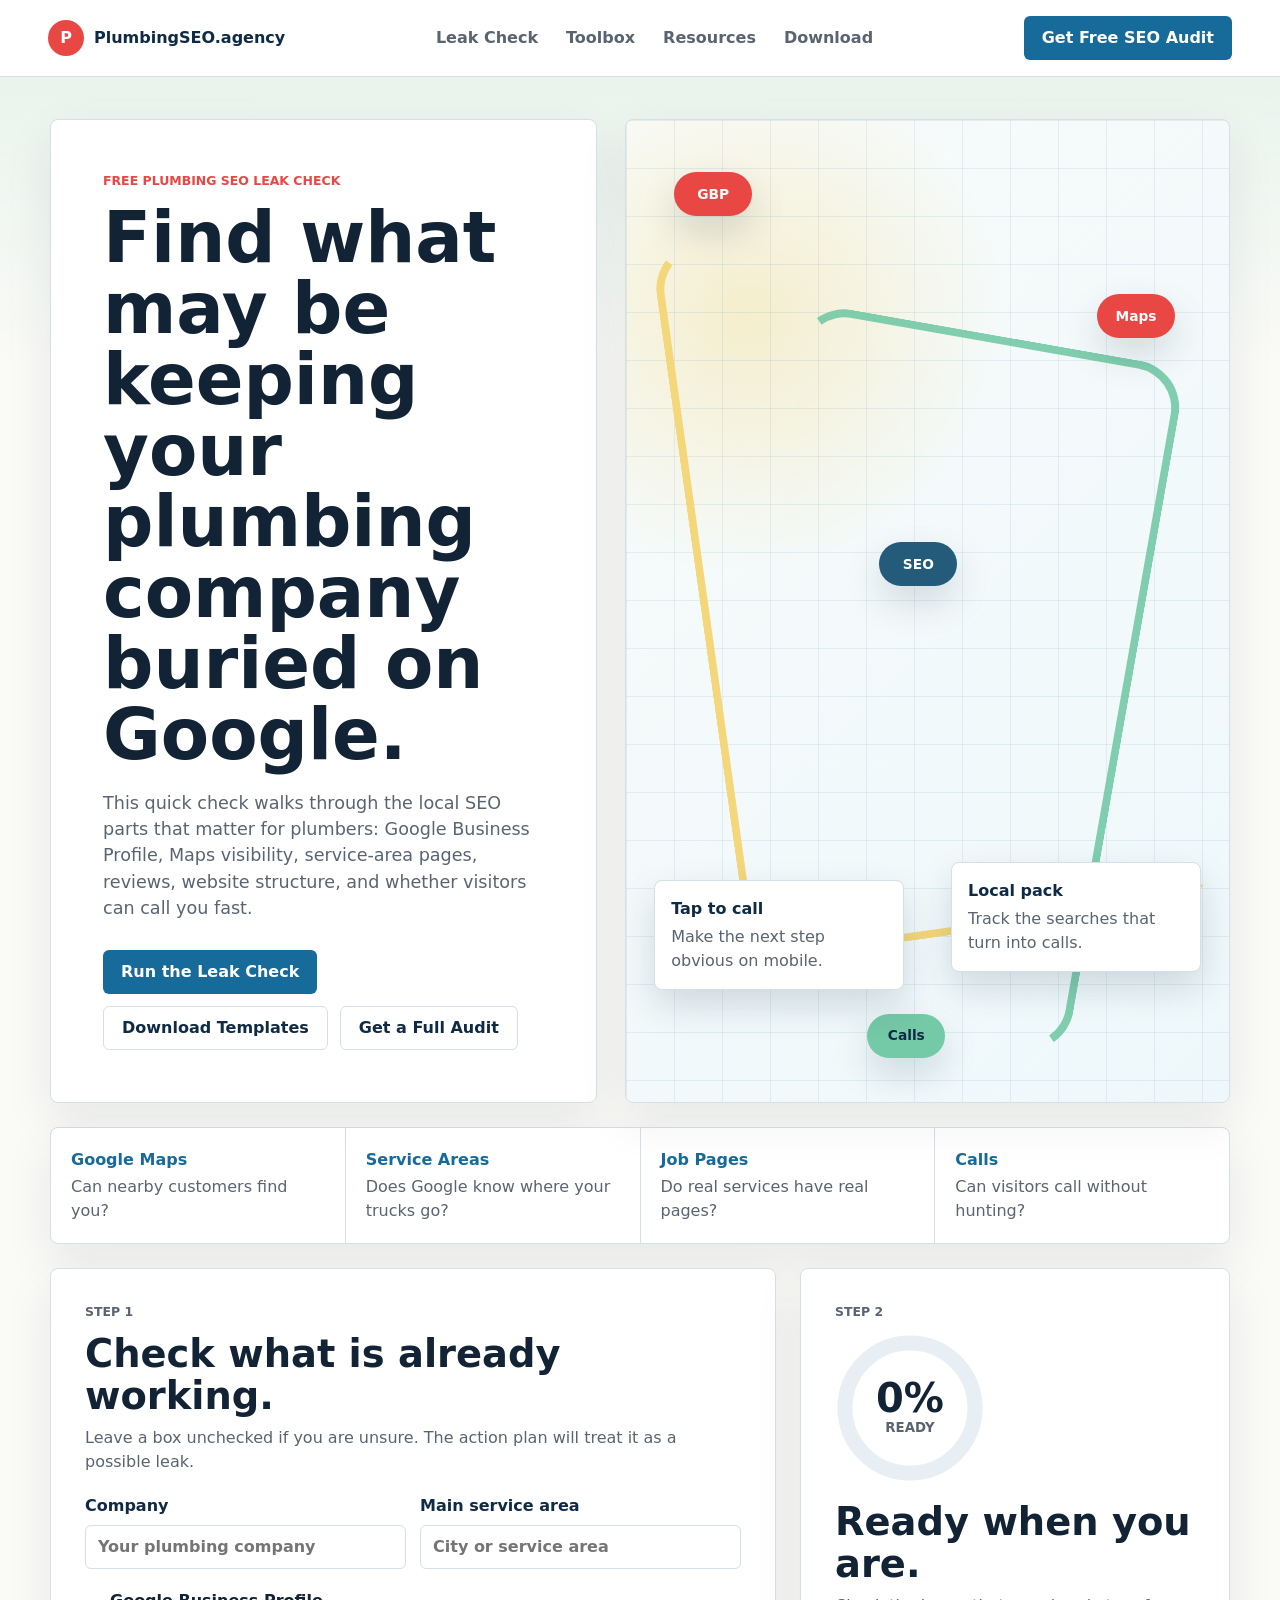
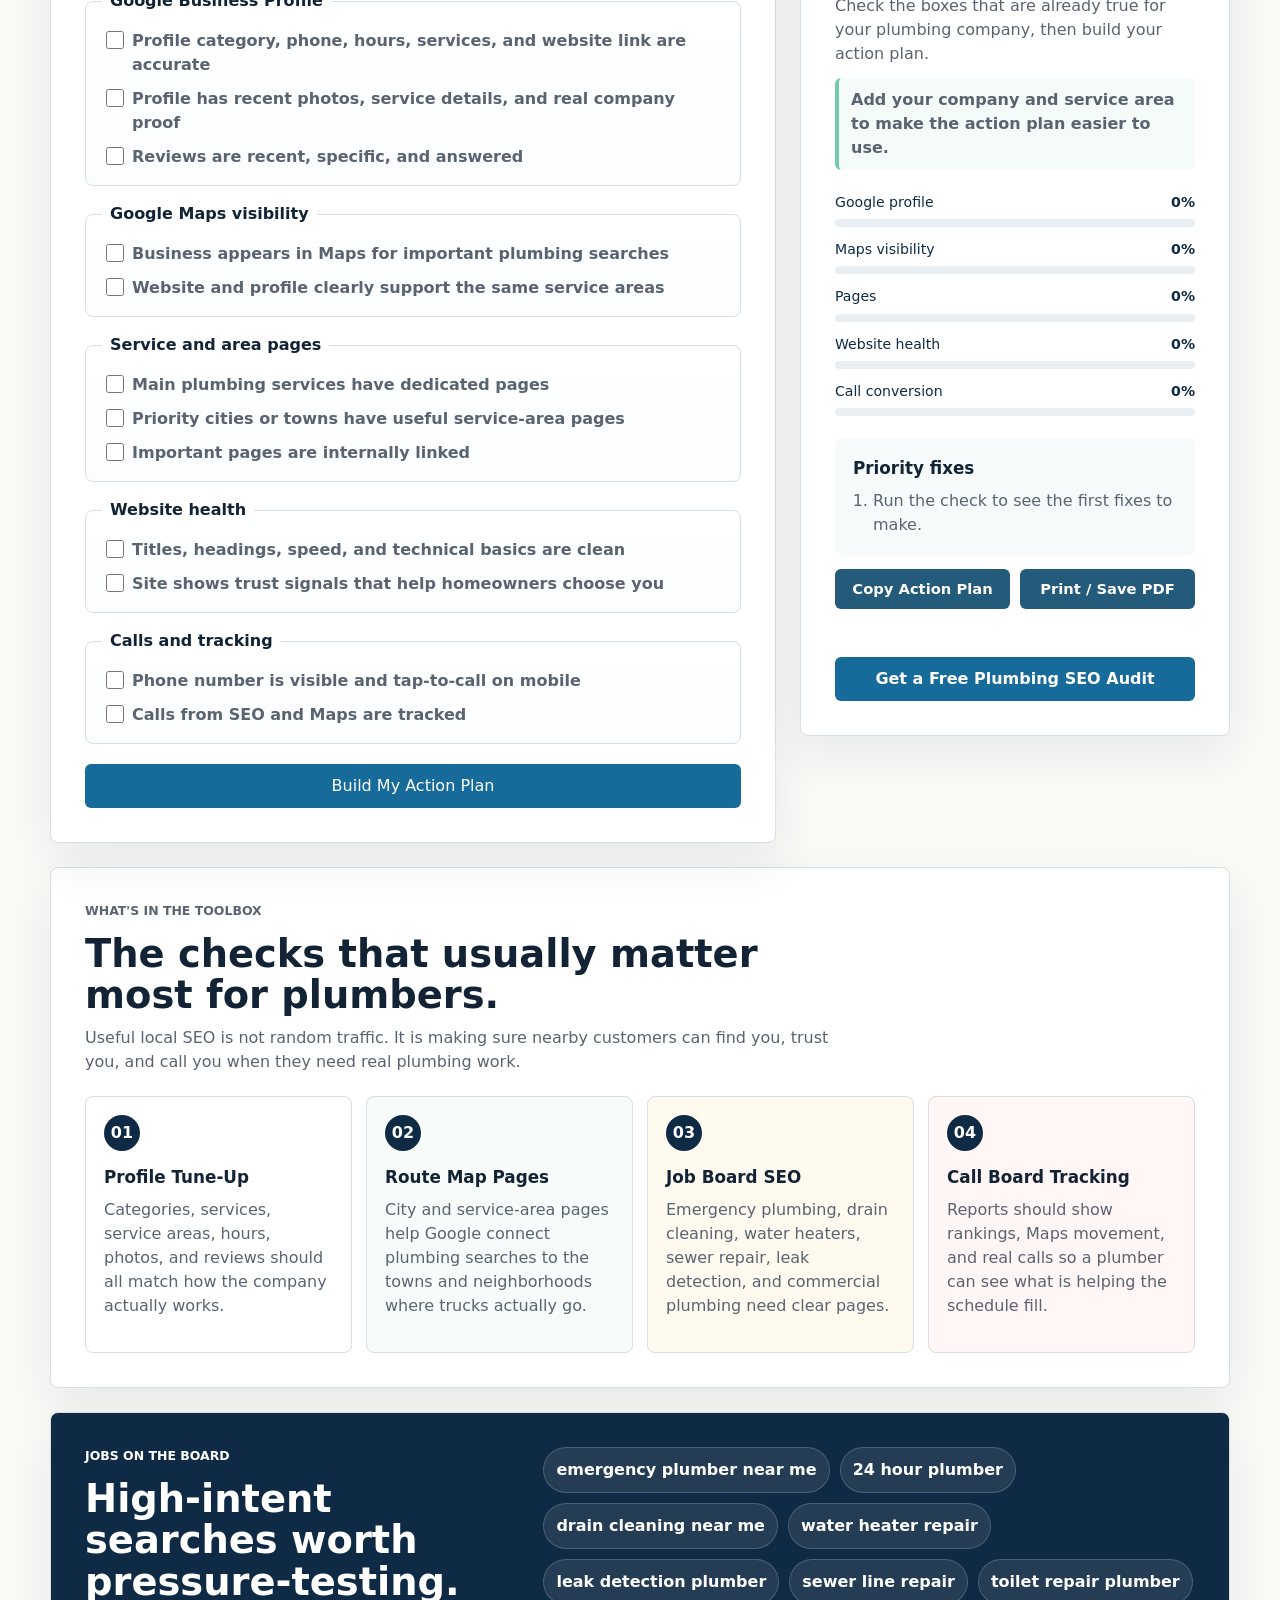
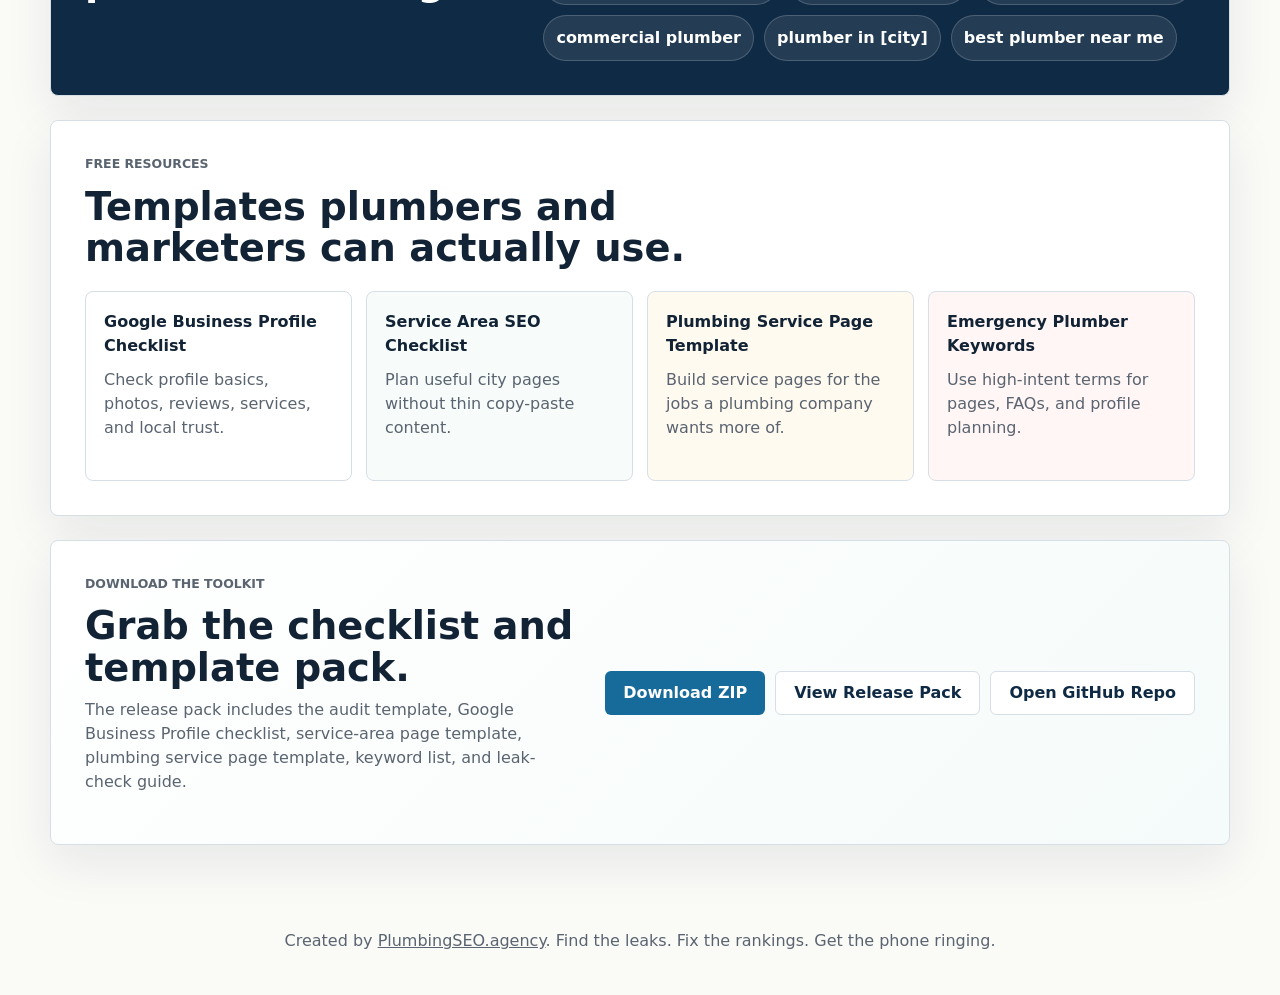
<file: index.html>
<!doctype html>
<html lang="en">
  <head>
    <meta charset="utf-8">
    <meta name="viewport" content="width=device-width, initial-scale=1">
    <title>Free Plumbing SEO Leak Check | PlumbingSEO.agency</title>
    <meta name="description" content="Free plumbing SEO checklists, templates, and a leak-check demo for plumbers who want more calls from Google Search and Google Maps.">
    <meta http-equiv="refresh" content="0; url=demo/">
    <link rel="canonical" href="demo/">
  </head>
  <body>
    <p>Opening the <a href="demo/">Free Plumbing SEO Leak Check</a>.</p>
  </body>
</html>
</file>
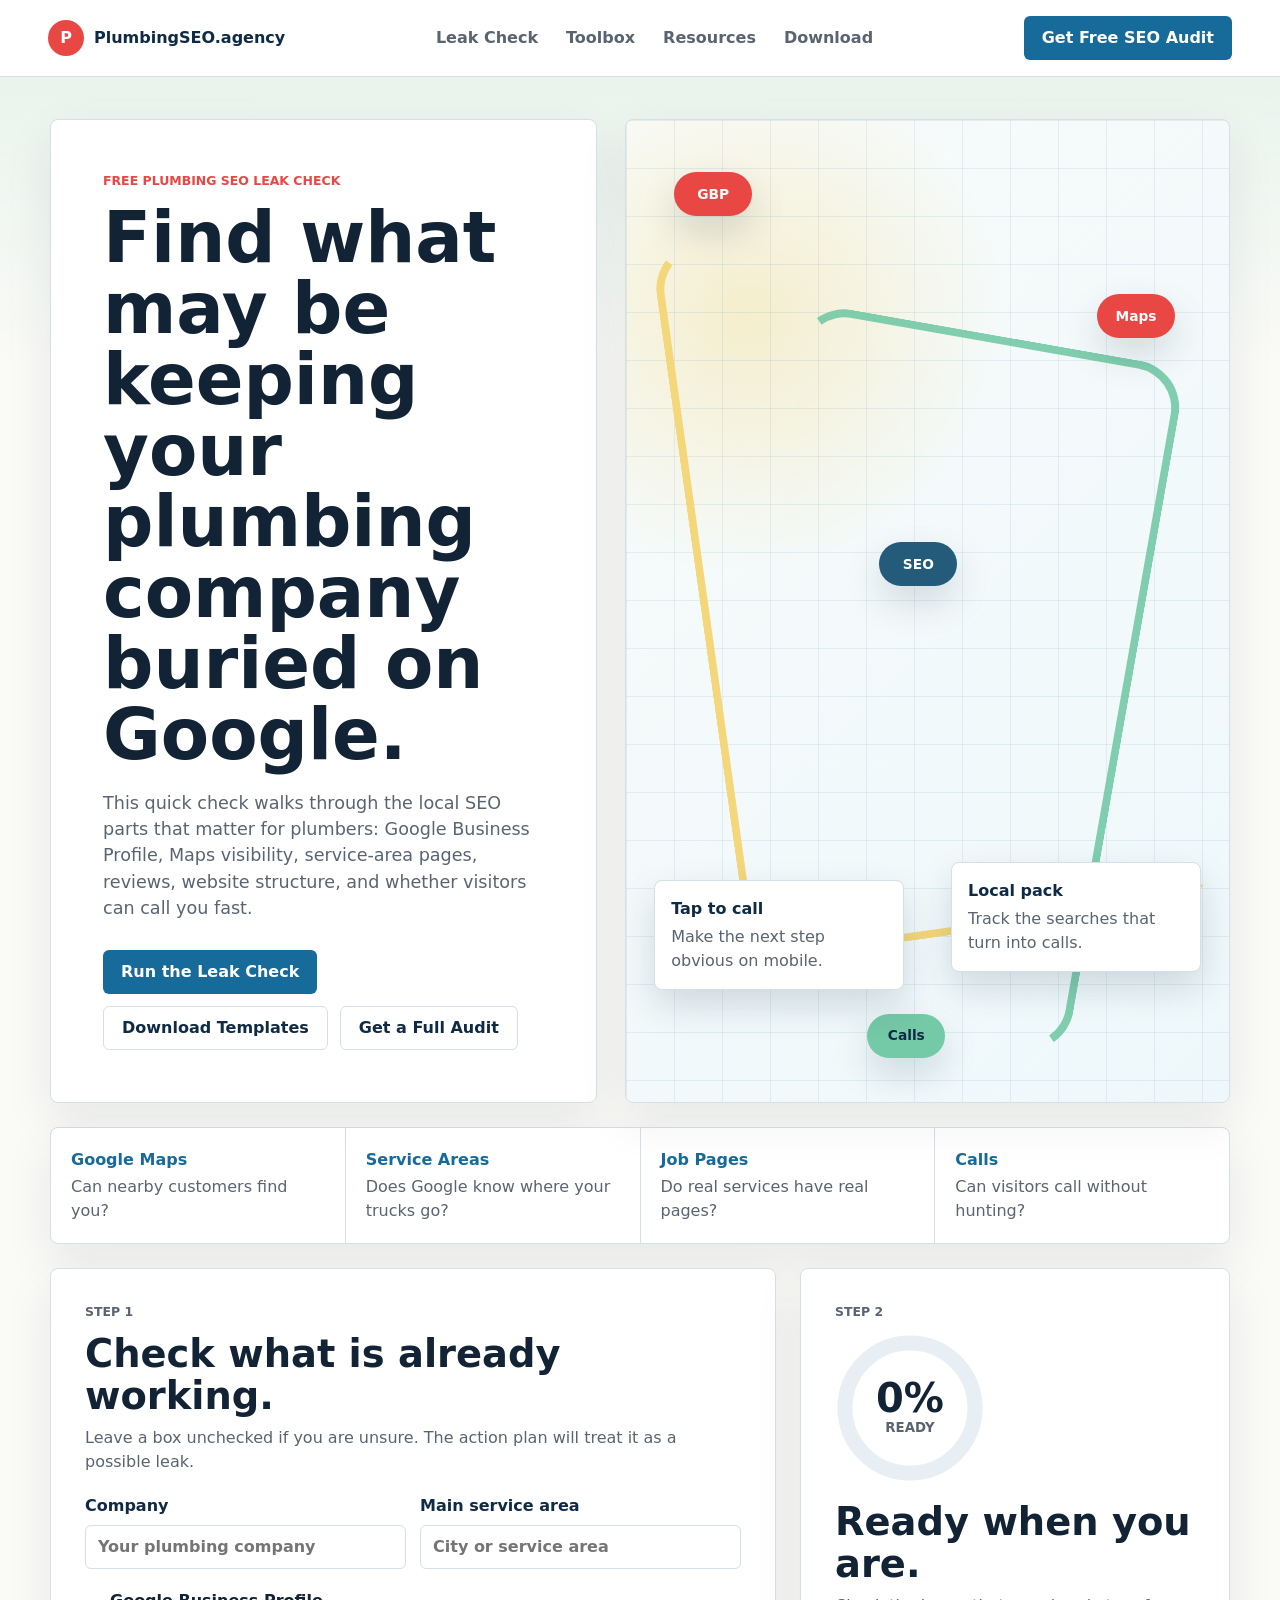
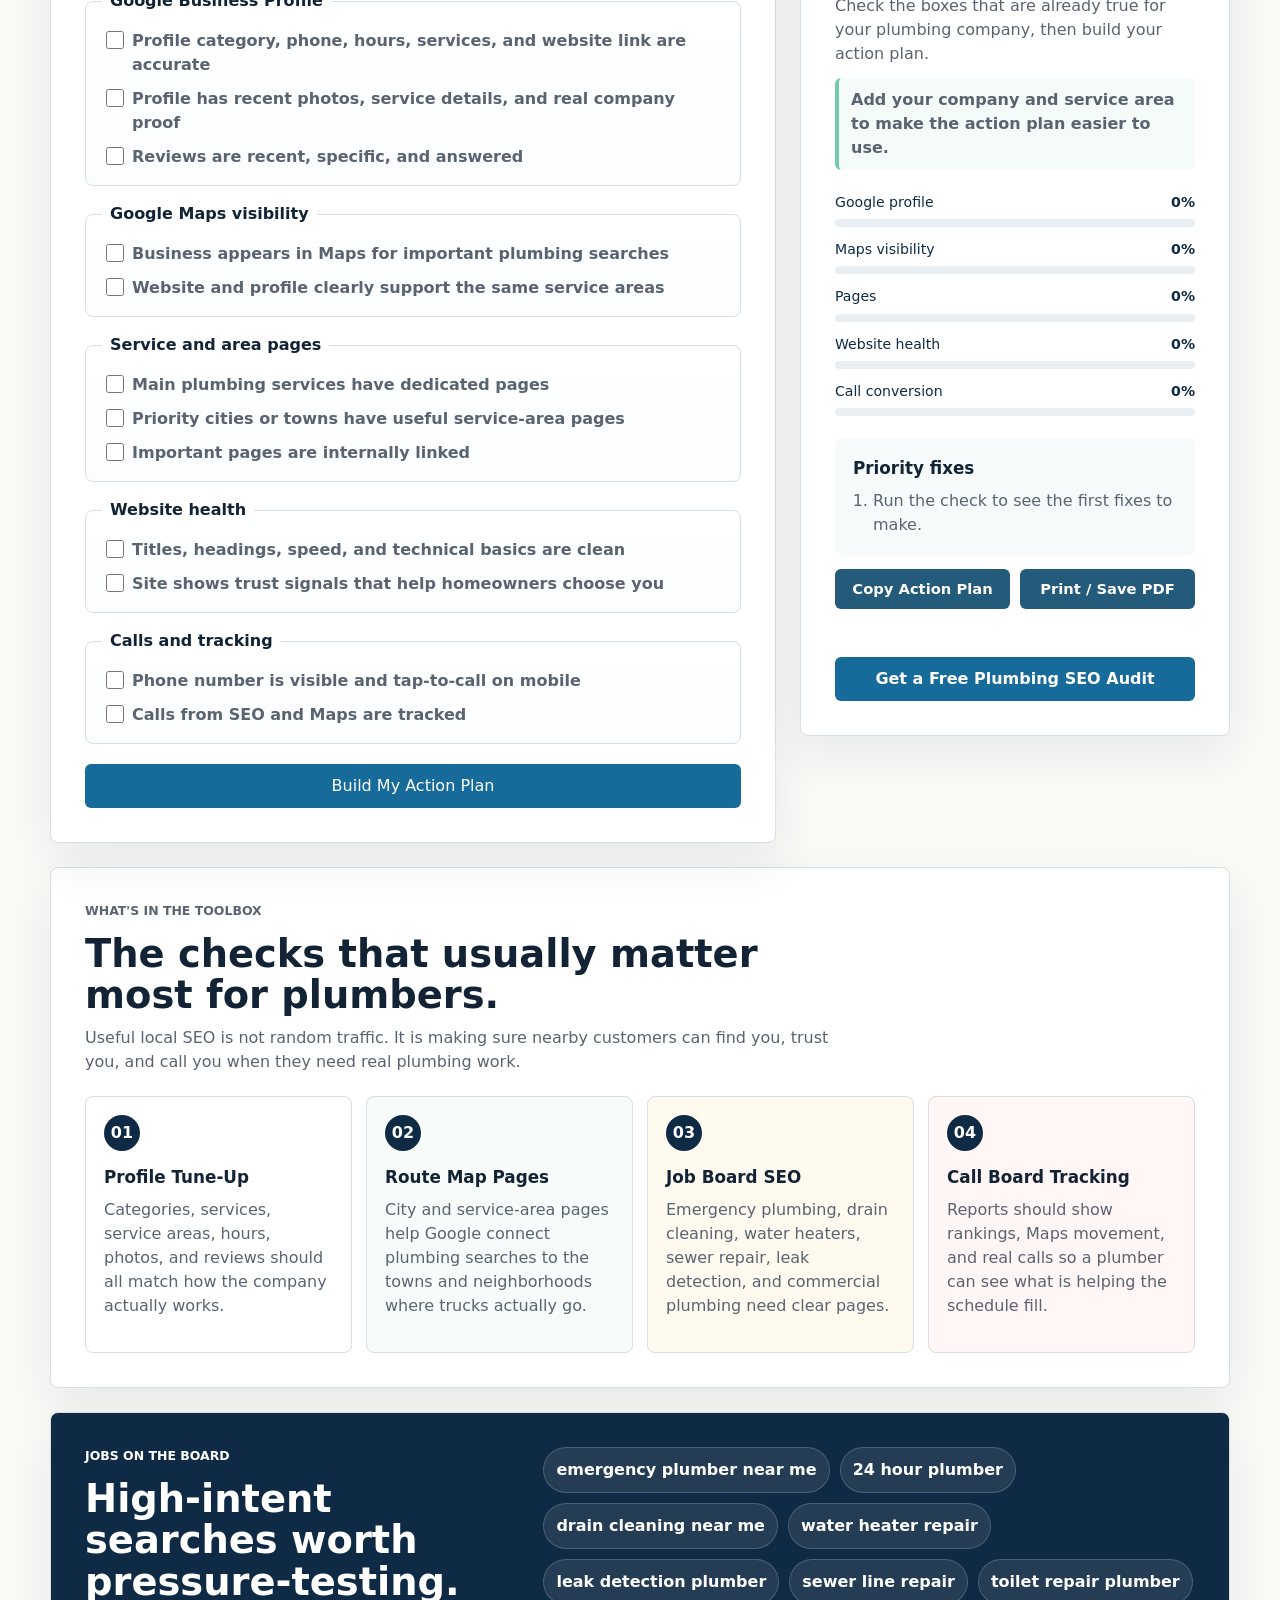
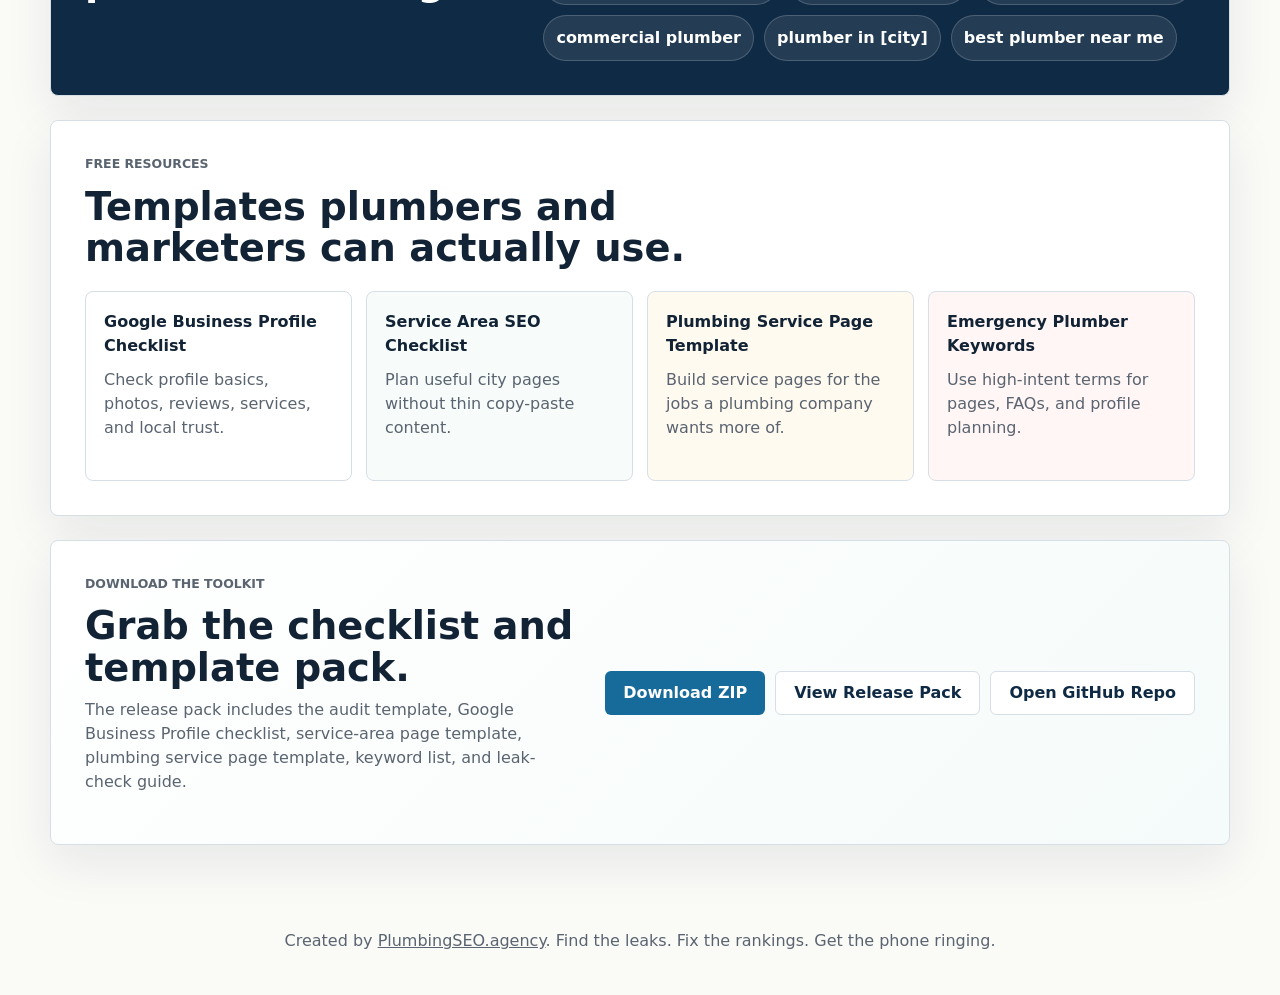
<file: demo/index.html>
<!doctype html>
<html lang="en">
  <head>
    <meta charset="utf-8">
    <meta name="viewport" content="width=device-width, initial-scale=1">
    <title>Free Plumbing SEO Leak Check | PlumbingSEO.agency</title>
    <meta name="description" content="Run a free plumbing SEO leak check for Google Business Profile, Google Maps visibility, service-area pages, reviews, website SEO, and call conversion.">
    <meta property="og:title" content="Free Plumbing SEO Leak Check">
    <meta property="og:description" content="Find local SEO leaks that may be costing your plumbing company calls from Google Search and Google Maps.">
    <meta property="og:type" content="website">
    <link rel="stylesheet" href="styles.css">
  </head>
  <body>
    <header class="site-header">
      <a class="brand" href="https://plumbingseo.agency/" aria-label="PlumbingSEO.agency">
        <span class="brand-mark">P</span>
        <span>PlumbingSEO.agency</span>
      </a>
      <nav aria-label="Page sections">
        <a href="#leak-check">Leak Check</a>
        <a href="#toolbox">Toolbox</a>
        <a href="#resources">Resources</a>
        <a href="#download">Download</a>
      </nav>
      <a class="header-cta" href="https://plumbingseo.agency/">Get Free SEO Audit</a>
    </header>

    <main>
      <section class="hero">
        <div class="hero-copy">
          <p class="eyebrow">Free Plumbing SEO Leak Check</p>
          <h1>Find what may be keeping your plumbing company buried on Google.</h1>
          <p class="lede">This quick check walks through the local SEO parts that matter for plumbers: Google Business Profile, Maps visibility, service-area pages, reviews, website structure, and whether visitors can call you fast.</p>
          <div class="hero-actions">
            <a href="#leak-check" class="primary-link">Run the Leak Check</a>
            <a href="#download" class="secondary-link">Download Templates</a>
            <a href="https://plumbingseo.agency/" class="secondary-link">Get a Full Audit</a>
          </div>
        </div>

        <div class="route-map" aria-label="Service area route map illustration">
          <div class="map-grid"></div>
          <div class="route-line route-one"></div>
          <div class="route-line route-two"></div>
          <div class="pin pin-one">GBP</div>
          <div class="pin pin-two">Maps</div>
          <div class="pin pin-three">Calls</div>
          <div class="truck">SEO</div>
          <div class="mini-card card-rank">
            <strong>Local pack</strong>
            <span>Track the searches that turn into calls.</span>
          </div>
          <div class="mini-card card-phone">
            <strong>Tap to call</strong>
            <span>Make the next step obvious on mobile.</span>
          </div>
        </div>
      </section>

      <section class="signal-strip" aria-label="What the check covers">
        <div>
          <strong>Google Maps</strong>
          <span>Can nearby customers find you?</span>
        </div>
        <div>
          <strong>Service Areas</strong>
          <span>Does Google know where your trucks go?</span>
        </div>
        <div>
          <strong>Job Pages</strong>
          <span>Do real services have real pages?</span>
        </div>
        <div>
          <strong>Calls</strong>
          <span>Can visitors call without hunting?</span>
        </div>
      </section>

      <section class="audit-layout" id="leak-check">
        <form class="checker" id="leak-check-form">
          <div class="form-heading">
            <p class="eyebrow">Step 1</p>
            <h2>Check what is already working.</h2>
            <p>Leave a box unchecked if you are unsure. The action plan will treat it as a possible leak.</p>
          </div>

          <div class="field-grid">
            <label for="company">Company
              <input id="company" name="company" type="text" placeholder="Your plumbing company">
            </label>
            <label for="city">Main service area
              <input id="city" name="city" type="text" placeholder="City or service area">
            </label>
          </div>

          <fieldset data-category="Google profile">
            <legend>Google Business Profile</legend>
            <label><input type="checkbox" data-score="8" data-category="Google profile" data-fix="Finish the Google Business Profile basics: primary category, phone, website link, hours, services, and real service areas."> Profile category, phone, hours, services, and website link are accurate</label>
            <label><input type="checkbox" data-score="7" data-category="Google profile" data-fix="Add real photos of trucks, team, tools, and clean jobsite moments so the profile looks active and trustworthy."> Profile has recent photos, service details, and real company proof</label>
            <label><input type="checkbox" data-score="7" data-category="Google profile" data-fix="Build a steady review process and respond to reviews with short, helpful replies."> Reviews are recent, specific, and answered</label>
          </fieldset>

          <fieldset data-category="Maps visibility">
            <legend>Google Maps visibility</legend>
            <label><input type="checkbox" data-score="9" data-category="Maps visibility" data-fix="Track Google Maps visibility for searches like emergency plumber, drain cleaning, and water heater repair in your real service area."> Business appears in Maps for important plumbing searches</label>
            <label><input type="checkbox" data-score="7" data-category="Maps visibility" data-fix="Make sure the website, Google profile, reviews, and local pages all reinforce the same service areas."> Website and profile clearly support the same service areas</label>
          </fieldset>

          <fieldset data-category="Pages">
            <legend>Service and area pages</legend>
            <label><input type="checkbox" data-score="8" data-category="Pages" data-fix="Create dedicated pages for the jobs you want: emergency plumbing, drain cleaning, water heaters, sewer repair, leak detection, and commercial plumbing."> Main plumbing services have dedicated pages</label>
            <label><input type="checkbox" data-score="8" data-category="Pages" data-fix="Build useful service-area pages for priority cities with local proof, nearby areas, services, FAQs, and a clear call CTA."> Priority cities or towns have useful service-area pages</label>
            <label><input type="checkbox" data-score="6" data-category="Pages" data-fix="Add internal links between service pages, city pages, the homepage, and contact page so Google can understand the site structure."> Important pages are internally linked</label>
          </fieldset>

          <fieldset data-category="Website health">
            <legend>Website health</legend>
            <label><input type="checkbox" data-score="7" data-category="Website health" data-fix="Improve title tags, headings, meta descriptions, schema, crawlability, and page speed on the most important pages first."> Titles, headings, speed, and technical basics are clean</label>
            <label><input type="checkbox" data-score="6" data-category="Website health" data-fix="Add real trust signals: licensed details, service photos, reviews, financing or warranty details if relevant, and clear reasons to call."> Site shows trust signals that help homeowners choose you</label>
          </fieldset>

          <fieldset data-category="Call conversion">
            <legend>Calls and tracking</legend>
            <label><input type="checkbox" data-score="7" data-category="Call conversion" data-fix="Make the phone number visible above the fold, sticky or repeated on mobile, and tap-to-call everywhere it matters."> Phone number is visible and tap-to-call on mobile</label>
            <label><input type="checkbox" data-score="5" data-category="Call conversion" data-fix="Track calls from Google Business Profile, organic pages, and service-area pages so reports show real call flow, not vanity traffic."> Calls from SEO and Maps are tracked</label>
          </fieldset>

          <button type="submit">Build My Action Plan</button>
        </form>

        <aside class="results" aria-live="polite">
          <p class="eyebrow">Step 2</p>
          <div class="score-ring">
            <svg viewBox="0 0 120 120" role="img" aria-label="SEO leak score">
              <circle cx="60" cy="60" r="52"></circle>
              <circle id="score-progress" cx="60" cy="60" r="52"></circle>
            </svg>
            <div>
              <span id="score">0%</span>
              <small>ready</small>
            </div>
          </div>
          <h2 id="result-title">Ready when you are.</h2>
          <p id="result-copy">Check the boxes that are already true for your plumbing company, then build your action plan.</p>
          <p class="result-context" id="result-context">Add your company and service area to make the action plan easier to use.</p>

          <div class="breakdown" id="breakdown">
            <div><span>Google profile</span><b>0%</b><i style="--bar:0%"></i></div>
            <div><span>Maps visibility</span><b>0%</b><i style="--bar:0%"></i></div>
            <div><span>Pages</span><b>0%</b><i style="--bar:0%"></i></div>
            <div><span>Website health</span><b>0%</b><i style="--bar:0%"></i></div>
            <div><span>Call conversion</span><b>0%</b><i style="--bar:0%"></i></div>
          </div>

          <div class="action-plan">
            <h3>Priority fixes</h3>
            <ol id="priority-list">
              <li>Run the check to see the first fixes to make.</li>
            </ol>
          </div>

          <div class="result-tools">
            <button type="button" id="copy-plan">Copy Action Plan</button>
            <button type="button" id="print-plan">Print / Save PDF</button>
          </div>
          <p class="copy-status" id="copy-status" aria-live="polite"></p>
          <a href="https://plumbingseo.agency/" class="result-cta">Get a Free Plumbing SEO Audit</a>
        </aside>
      </section>

      <section class="toolbox" id="toolbox">
        <div class="section-heading">
          <p class="eyebrow">What's in the toolbox</p>
          <h2>The checks that usually matter most for plumbers.</h2>
          <p>Useful local SEO is not random traffic. It is making sure nearby customers can find you, trust you, and call you when they need real plumbing work.</p>
        </div>
        <div class="tool-grid">
          <article>
            <span>01</span>
            <h3>Profile Tune-Up</h3>
            <p>Categories, services, service areas, hours, photos, and reviews should all match how the company actually works.</p>
          </article>
          <article>
            <span>02</span>
            <h3>Route Map Pages</h3>
            <p>City and service-area pages help Google connect plumbing searches to the towns and neighborhoods where trucks actually go.</p>
          </article>
          <article>
            <span>03</span>
            <h3>Job Board SEO</h3>
            <p>Emergency plumbing, drain cleaning, water heaters, sewer repair, leak detection, and commercial plumbing need clear pages.</p>
          </article>
          <article>
            <span>04</span>
            <h3>Call Board Tracking</h3>
            <p>Reports should show rankings, Maps movement, and real calls so a plumber can see what is helping the schedule fill.</p>
          </article>
        </div>
      </section>

      <section class="keyword-board">
        <div>
          <p class="eyebrow">Jobs on the board</p>
          <h2>High-intent searches worth pressure-testing.</h2>
        </div>
        <div class="keyword-grid">
          <span>emergency plumber near me</span>
          <span>24 hour plumber</span>
          <span>drain cleaning near me</span>
          <span>water heater repair</span>
          <span>leak detection plumber</span>
          <span>sewer line repair</span>
          <span>toilet repair plumber</span>
          <span>commercial plumber</span>
          <span>plumber in [city]</span>
          <span>best plumber near me</span>
        </div>
      </section>

      <section class="resources" id="resources">
        <div class="section-heading">
          <p class="eyebrow">Free resources</p>
          <h2>Templates plumbers and marketers can actually use.</h2>
        </div>
        <div class="resource-grid">
          <a href="../docs/google-business-profile-checklist.md">
            <strong>Google Business Profile Checklist</strong>
            <span>Check profile basics, photos, reviews, services, and local trust.</span>
          </a>
          <a href="../docs/service-area-seo-checklist.md">
            <strong>Service Area SEO Checklist</strong>
            <span>Plan useful city pages without thin copy-paste content.</span>
          </a>
          <a href="../docs/plumbing-service-page-template.md">
            <strong>Plumbing Service Page Template</strong>
            <span>Build service pages for the jobs a plumbing company wants more of.</span>
          </a>
          <a href="../docs/emergency-plumber-keywords.md">
            <strong>Emergency Plumber Keywords</strong>
            <span>Use high-intent terms for pages, FAQs, and profile planning.</span>
          </a>
        </div>
      </section>

      <section class="download-pack" id="download">
        <div>
          <p class="eyebrow">Download the toolkit</p>
          <h2>Grab the checklist and template pack.</h2>
          <p>The release pack includes the audit template, Google Business Profile checklist, service-area page template, plumbing service page template, keyword list, and leak-check guide.</p>
        </div>
        <div class="download-actions">
          <a class="primary-link" href="https://github.com/asirulhasan-eng/plumbing-seo-toolkit/releases/latest/download/free-plumbing-seo-leak-check-toolkit.zip">Download ZIP</a>
          <a class="secondary-link" href="https://github.com/asirulhasan-eng/plumbing-seo-toolkit/tree/main/release-pack">View Release Pack</a>
          <a class="secondary-link" href="https://github.com/asirulhasan-eng/plumbing-seo-toolkit">Open GitHub Repo</a>
        </div>
      </section>
    </main>

    <footer>
      <p>Created by <a href="https://plumbingseo.agency/">PlumbingSEO.agency</a>. Find the leaks. Fix the rankings. Get the phone ringing.</p>
    </footer>

    <script src="script.js"></script>
  </body>
</html>
</file>
<file: demo/styles.css>
:root {
  --navy: #0f2a44;
  --blue: #176b9a;
  --workwear: #245b7a;
  --red: #e94743;
  --green: #74c9a7;
  --yellow: #f4d77a;
  --offwhite: #fafaf7;
  --gray: #5a6470;
  --line: #d6dee6;
  --ink: #122335;
  --white: #ffffff;
}

* {
  box-sizing: border-box;
}

html {
  scroll-behavior: smooth;
}

body {
  margin: 0;
  background:
    linear-gradient(180deg, rgba(116, 201, 167, 0.16), transparent 360px),
    var(--offwhite);
  color: var(--navy);
  font-family: Inter, ui-sans-serif, system-ui, -apple-system, BlinkMacSystemFont, "Segoe UI", sans-serif;
  line-height: 1.5;
}

a {
  color: inherit;
}

.site-header {
  position: sticky;
  z-index: 20;
  top: 0;
  display: grid;
  grid-template-columns: auto 1fr auto;
  align-items: center;
  gap: 20px;
  padding: 16px clamp(18px, 4vw, 48px);
  background: rgba(255, 255, 255, 0.94);
  border-bottom: 1px solid var(--line);
  backdrop-filter: blur(14px);
}

.brand,
nav,
.hero-actions {
  display: flex;
  align-items: center;
}

.brand {
  gap: 10px;
  font-weight: 850;
  text-decoration: none;
}

.brand-mark {
  display: grid;
  place-items: center;
  width: 36px;
  height: 36px;
  border-radius: 50%;
  background: var(--red);
  color: var(--white);
}

nav {
  justify-content: center;
  gap: 8px;
}

nav a {
  padding: 8px 10px;
  border-radius: 6px;
  color: var(--gray);
  font-weight: 750;
  text-decoration: none;
}

nav a:hover {
  background: #eef6fa;
  color: var(--blue);
}

.header-cta,
button,
.result-cta,
.primary-link,
.secondary-link,
.result-tools button {
  display: inline-flex;
  align-items: center;
  justify-content: center;
  min-height: 44px;
  padding: 0 18px;
  border: 0;
  border-radius: 6px;
  background: var(--blue);
  color: var(--white);
  font-weight: 800;
  text-decoration: none;
  cursor: pointer;
}

.header-cta:hover,
button:hover,
.result-cta:hover,
.primary-link:hover,
.result-tools button:hover {
  background: var(--navy);
}

.secondary-link {
  background: var(--white);
  color: var(--navy);
  border: 1px solid var(--line);
}

main {
  width: min(1180px, calc(100% - 32px));
  margin: 0 auto;
  padding: 42px 0 56px;
}

.hero {
  display: grid;
  grid-template-columns: minmax(0, 0.95fr) minmax(360px, 1.05fr);
  gap: 28px;
  align-items: stretch;
}

.hero-copy,
.route-map,
.checker,
.results,
.toolbox,
.keyword-board,
.resources,
.download-pack,
.signal-strip {
  border: 1px solid var(--line);
  border-radius: 8px;
  background: var(--white);
  box-shadow: 0 18px 50px rgba(15, 42, 68, 0.08);
}

.hero-copy {
  padding: clamp(26px, 5vw, 52px);
}

.eyebrow {
  margin: 0 0 12px;
  color: var(--red);
  font-size: 0.78rem;
  font-weight: 850;
  text-transform: uppercase;
  letter-spacing: 0;
}

h1,
h2,
h3,
p {
  margin-top: 0;
}

h1 {
  max-width: 760px;
  margin-bottom: 18px;
  color: var(--ink);
  font-size: clamp(2.45rem, 5.5vw, 4.8rem);
  line-height: 1.01;
  letter-spacing: 0;
}

h2 {
  margin-bottom: 10px;
  color: var(--ink);
  font-size: clamp(1.8rem, 3vw, 2.7rem);
  line-height: 1.08;
  letter-spacing: 0;
}

h3 {
  margin-bottom: 8px;
  color: var(--ink);
  font-size: 1.05rem;
  letter-spacing: 0;
}

.lede,
.section-heading p,
.form-heading p,
.tool-grid p,
.resource-grid span,
.signal-strip span,
.mini-card span,
.results p,
.result-context,
.copy-status,
fieldset label {
  color: var(--gray);
}

.lede {
  max-width: 680px;
  font-size: 1.1rem;
}

.hero-actions {
  flex-wrap: wrap;
  gap: 12px;
  margin-top: 28px;
}

.route-map {
  position: relative;
  min-height: 560px;
  overflow: hidden;
  background:
    radial-gradient(circle at 20% 20%, rgba(244, 215, 122, 0.35), transparent 28%),
    linear-gradient(135deg, #f8fbfa, #eef8fb);
}

.map-grid {
  position: absolute;
  inset: 0;
  background:
    linear-gradient(90deg, rgba(23, 107, 154, 0.09) 1px, transparent 1px),
    linear-gradient(rgba(23, 107, 154, 0.09) 1px, transparent 1px);
  background-size: 48px 48px;
}

.route-line {
  position: absolute;
  border: 8px solid transparent;
  border-radius: 48px;
}

.route-one {
  inset: 92px 58px 168px 72px;
  border-bottom-color: var(--yellow);
  border-left-color: var(--yellow);
  transform: rotate(-8deg);
}

.route-two {
  inset: 210px 100px 72px 116px;
  border-top-color: rgba(116, 201, 167, 0.9);
  border-right-color: rgba(116, 201, 167, 0.9);
  transform: rotate(10deg);
}

.pin,
.truck,
.mini-card {
  position: absolute;
  box-shadow: 0 16px 36px rgba(15, 42, 68, 0.15);
}

.pin,
.truck {
  display: grid;
  place-items: center;
  min-width: 78px;
  height: 44px;
  padding: 0 12px;
  border-radius: 999px;
  color: var(--white);
  font-size: 0.86rem;
  font-weight: 850;
}

.pin {
  background: var(--red);
}

.pin-one {
  top: 52px;
  left: 48px;
}

.pin-two {
  right: 54px;
  top: 174px;
}

.pin-three {
  left: 40%;
  bottom: 44px;
  background: var(--green);
  color: var(--navy);
}

.truck {
  left: 42%;
  top: 43%;
  background: var(--workwear);
}

.mini-card {
  display: grid;
  gap: 4px;
  width: min(250px, 42%);
  padding: 16px;
  border: 1px solid var(--line);
  border-radius: 8px;
  background: var(--white);
}

.mini-card strong {
  color: var(--navy);
}

.card-rank {
  right: 28px;
  bottom: 130px;
}

.card-phone {
  left: 28px;
  bottom: 112px;
}

.signal-strip {
  display: grid;
  grid-template-columns: repeat(4, minmax(0, 1fr));
  gap: 1px;
  margin-top: 24px;
  overflow: hidden;
  background: var(--line);
}

.signal-strip div {
  display: grid;
  gap: 3px;
  min-height: 104px;
  padding: 20px;
  background: var(--white);
}

.signal-strip strong {
  color: var(--blue);
}

.audit-layout {
  display: grid;
  grid-template-columns: minmax(0, 1fr) minmax(340px, 430px);
  gap: 24px;
  align-items: start;
  margin-top: 24px;
}

.checker,
.results,
.toolbox,
.keyword-board,
.resources {
  padding: clamp(20px, 4vw, 34px);
}

.field-grid {
  display: grid;
  grid-template-columns: repeat(2, minmax(0, 1fr));
  gap: 14px;
  margin: 20px 0;
}

label,
legend {
  font-weight: 800;
}

input[type="text"] {
  display: block;
  min-height: 44px;
  width: 100%;
  margin-top: 7px;
  border: 1px solid var(--line);
  border-radius: 6px;
  padding: 0 12px;
  color: var(--navy);
  font: inherit;
}

fieldset {
  display: grid;
  gap: 10px;
  margin: 0 0 16px;
  padding: 16px;
  border: 1px solid var(--line);
  border-radius: 8px;
  background: linear-gradient(180deg, #fff, #fbfdff);
}

legend {
  padding: 0 8px;
  color: var(--ink);
}

fieldset label {
  display: grid;
  grid-template-columns: 20px minmax(0, 1fr);
  gap: 10px;
  font-weight: 650;
}

input[type="checkbox"] {
  width: 18px;
  height: 18px;
  margin-top: 2px;
  accent-color: var(--blue);
}

button {
  width: 100%;
  margin-top: 4px;
  font: inherit;
}

.results {
  position: sticky;
  top: 88px;
}

.score-ring {
  position: relative;
  display: grid;
  place-items: center;
  width: 150px;
  height: 150px;
  margin-bottom: 18px;
}

.score-ring svg {
  position: absolute;
  inset: 0;
  transform: rotate(-90deg);
}

.score-ring circle {
  fill: none;
  stroke: #e7eef4;
  stroke-width: 12;
}

#score-progress {
  stroke: var(--red);
  stroke-dasharray: 327;
  stroke-dashoffset: 327;
  stroke-linecap: round;
  transition: stroke-dashoffset 240ms ease;
}

.score-ring div {
  position: relative;
  display: grid;
  place-items: center;
}

#score {
  color: var(--ink);
  font-size: 2.5rem;
  font-weight: 900;
  line-height: 1;
}

.score-ring small {
  color: var(--gray);
  font-weight: 850;
  text-transform: uppercase;
}

.breakdown {
  display: grid;
  gap: 12px;
  margin: 22px 0;
}

.breakdown div {
  display: grid;
  grid-template-columns: 1fr auto;
  gap: 6px 10px;
}

.breakdown span,
.breakdown b {
  font-size: 0.88rem;
}

.breakdown i {
  grid-column: 1 / -1;
  height: 8px;
  overflow: hidden;
  border-radius: 999px;
  background: #e8eef2;
}

.breakdown i::after {
  display: block;
  width: var(--bar);
  height: 100%;
  border-radius: inherit;
  background: linear-gradient(90deg, var(--blue), var(--green));
  content: "";
}

.action-plan {
  padding: 18px;
  border-radius: 8px;
  background: #f6fafb;
}

.action-plan ol {
  display: grid;
  gap: 10px;
  margin: 0;
  padding-left: 20px;
  color: var(--gray);
}

.result-context {
  margin-top: -4px;
  padding: 10px 12px;
  border-left: 4px solid var(--green);
  border-radius: 6px;
  background: #f4fbf8;
  font-weight: 750;
}

.result-tools {
  display: grid;
  grid-template-columns: repeat(2, minmax(0, 1fr));
  gap: 10px;
  margin-top: 14px;
}

.result-tools button {
  min-height: 40px;
  margin: 0;
  padding: 0 12px;
  background: var(--workwear);
  font-size: 0.92rem;
}

.copy-status {
  min-height: 22px;
  margin: 8px 0 0;
  font-size: 0.9rem;
  font-weight: 750;
}

.result-cta {
  width: 100%;
  margin-top: 18px;
}

.toolbox,
.keyword-board,
.resources {
  margin-top: 24px;
}

.download-pack {
  display: grid;
  grid-template-columns: minmax(0, 1fr) auto;
  gap: 24px;
  align-items: center;
  margin-top: 24px;
  padding: clamp(20px, 4vw, 34px);
  background: linear-gradient(135deg, #fff, #f5fbfa);
}

.download-pack p {
  max-width: 720px;
  color: var(--gray);
}

.download-actions {
  display: flex;
  flex-wrap: wrap;
  justify-content: flex-end;
  gap: 10px;
}

.section-heading {
  max-width: 760px;
  margin-bottom: 22px;
}

.tool-grid,
.resource-grid {
  display: grid;
  grid-template-columns: repeat(4, minmax(0, 1fr));
  gap: 14px;
}

.tool-grid article,
.resource-grid a {
  min-height: 190px;
  padding: 18px;
  border: 1px solid var(--line);
  border-radius: 8px;
  background: var(--white);
  text-decoration: none;
}

.tool-grid article:nth-child(2),
.resource-grid a:nth-child(2) {
  background: #f7fcfa;
}

.tool-grid article:nth-child(3),
.resource-grid a:nth-child(3) {
  background: #fffaf0;
}

.tool-grid article:nth-child(4),
.resource-grid a:nth-child(4) {
  background: #fff6f5;
}

.tool-grid span {
  display: inline-grid;
  place-items: center;
  width: 36px;
  height: 36px;
  margin-bottom: 14px;
  border-radius: 50%;
  background: var(--navy);
  color: var(--white);
  font-weight: 850;
}

.keyword-board {
  display: grid;
  grid-template-columns: minmax(240px, 0.8fr) minmax(0, 1.2fr);
  gap: 24px;
  align-items: start;
  background: var(--navy);
}

.keyword-board h2,
.keyword-board .eyebrow {
  color: var(--white);
}

.keyword-grid {
  display: flex;
  flex-wrap: wrap;
  gap: 10px;
}

.keyword-grid span {
  padding: 10px 12px;
  border: 1px solid rgba(255, 255, 255, 0.18);
  border-radius: 999px;
  background: rgba(255, 255, 255, 0.09);
  color: var(--white);
  font-weight: 750;
}

.resource-grid a {
  display: grid;
  align-content: start;
  gap: 10px;
  color: var(--ink);
}

.resource-grid a:hover {
  border-color: var(--blue);
  box-shadow: 0 18px 34px rgba(15, 42, 68, 0.1);
}

footer {
  padding: 28px 16px 42px;
  color: var(--gray);
  text-align: center;
}

footer p {
  margin: 0;
}

@media (max-width: 960px) {
  .site-header,
  .hero,
  .audit-layout,
  .signal-strip,
  .tool-grid,
  .resource-grid,
  .download-pack,
  .keyword-board {
    grid-template-columns: 1fr;
  }

  .site-header {
    position: static;
  }

  nav {
    order: 3;
    justify-content: flex-start;
    overflow-x: auto;
  }

  .results {
    position: static;
  }

  .route-map {
    min-height: 460px;
  }
}

@media (max-width: 640px) {
  main {
    width: min(100% - 20px, 1180px);
    padding-top: 20px;
  }

  .site-header,
  .field-grid {
    grid-template-columns: 1fr;
  }

  .header-cta,
  .primary-link,
  .secondary-link {
    width: 100%;
  }

  .result-tools {
    grid-template-columns: 1fr;
  }

  .download-actions {
    justify-content: stretch;
  }

  .route-map {
    min-height: 390px;
  }

  .mini-card {
    width: 58%;
  }

  .card-rank {
    right: 14px;
  }

  .card-phone {
    left: 14px;
    bottom: 84px;
  }
}

@media print {
  .site-header,
  .hero,
  .signal-strip,
  .checker,
  .toolbox,
  .keyword-board,
  .resources,
  .download-pack,
  footer,
  .result-tools,
  .result-cta {
    display: none;
  }

  body {
    background: #fff;
  }

  main {
    width: 100%;
    padding: 0;
  }

  .audit-layout {
    display: block;
    margin: 0;
  }

  .results {
    position: static;
    box-shadow: none;
    border: 0;
  }
}
</file>
